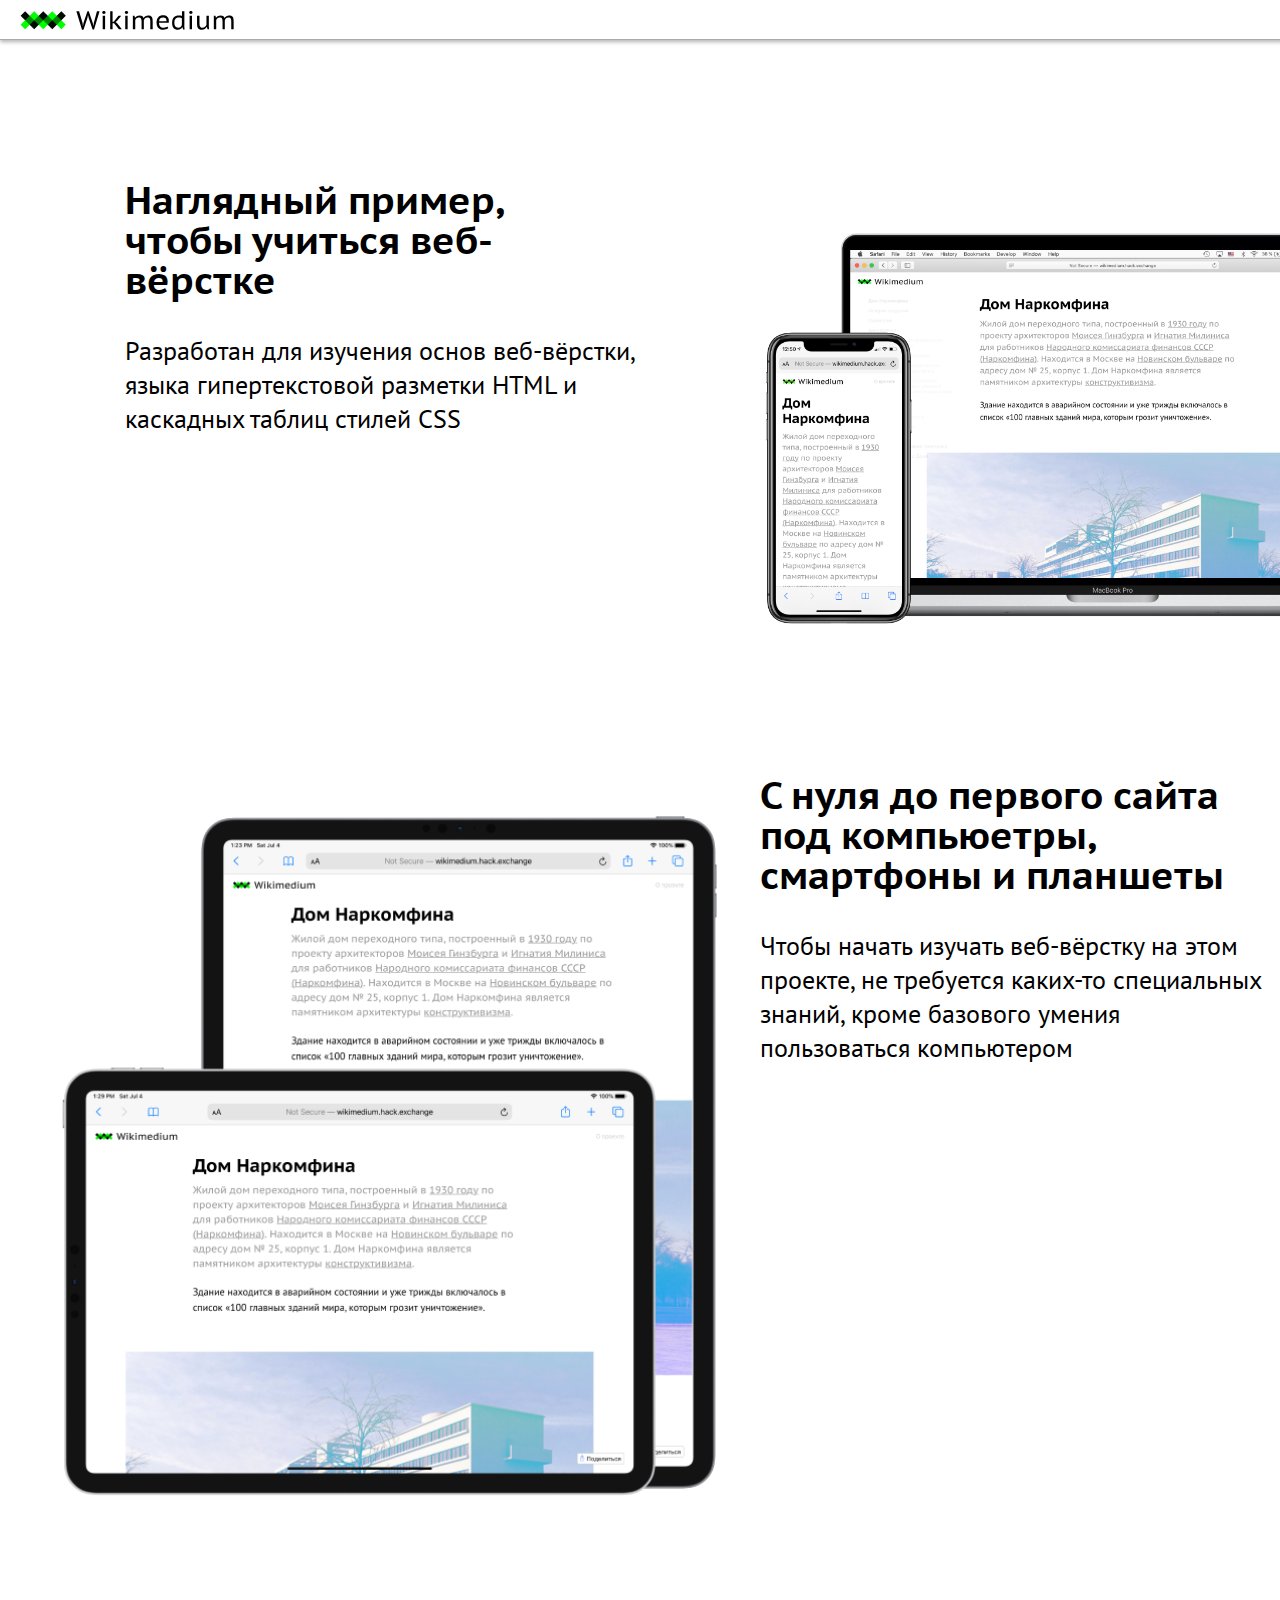
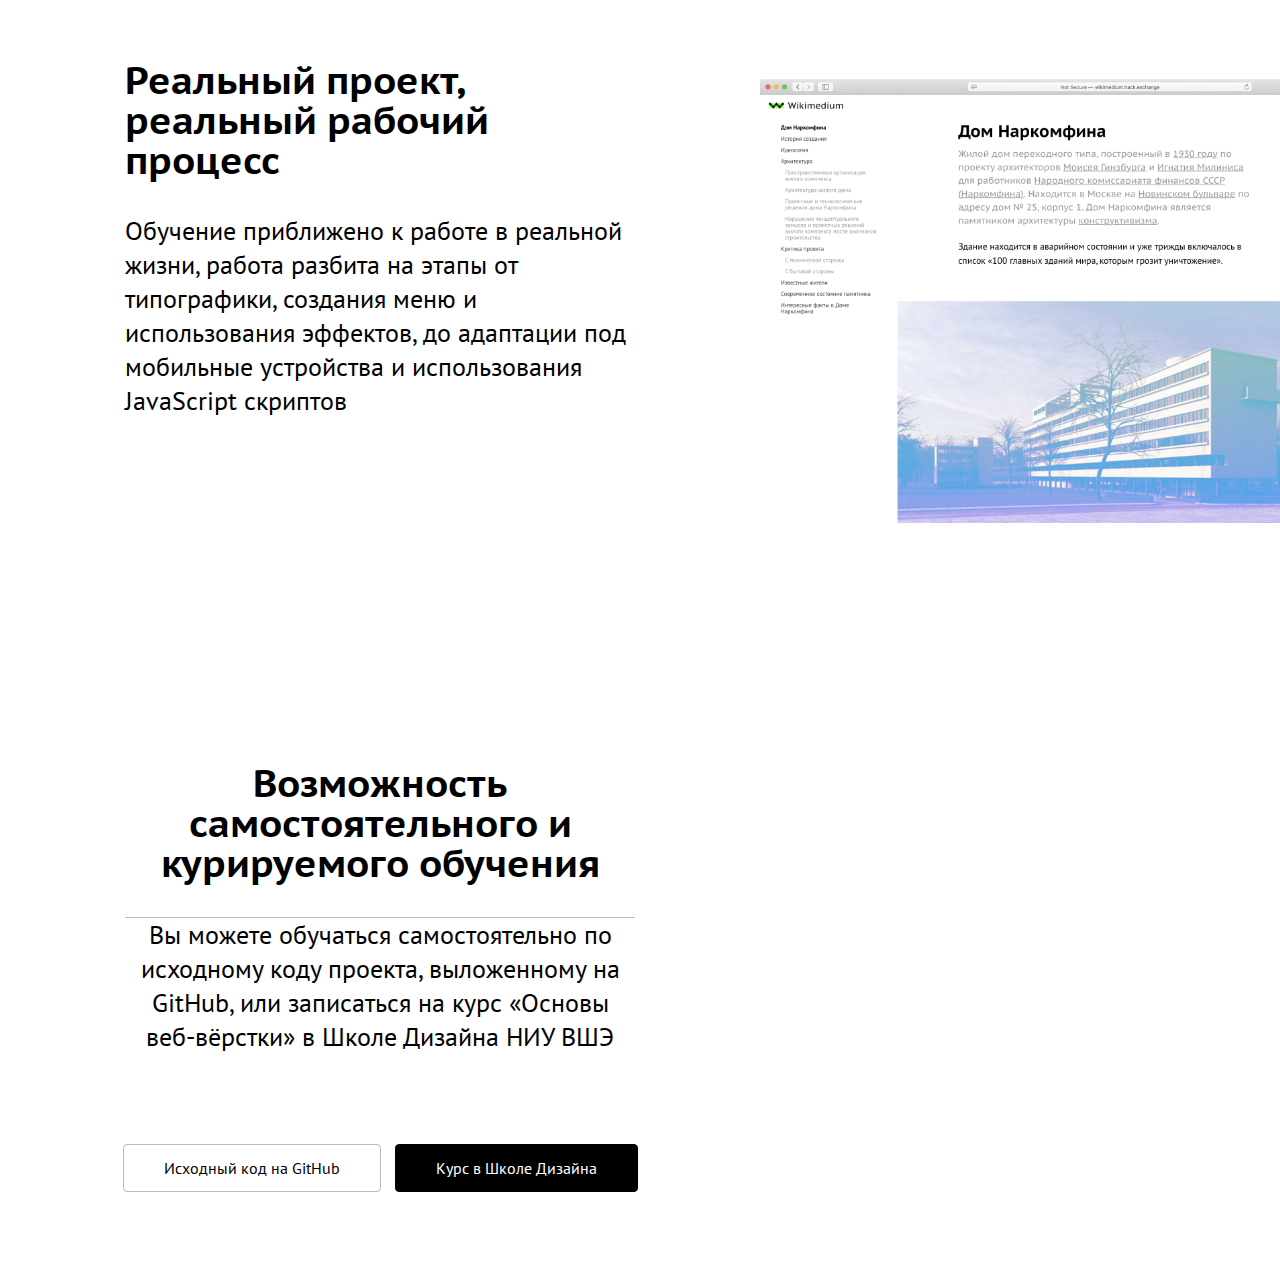
<file: about.html>
<!DOCTYPE html>
<html lang="en" dir="ltr">
  <head>
    <meta charset="utf-8">
    <link rel="stylesheet" href="stylesheets/style.css">
    <link rel="icon" type="image/x-icon" href="images/favicon.ico" />
    <link rel="icon" type="image/png" href="images/favicon.png" />

    <title></title>
  </head>

  <style media="screen">

    body {
      width: 1440px;
      height: 100%;
      display: block;
      margin: 0 auto;
      position: relative;
      background: white;

    }

      /* body::before {

        background: url('images/1440.jpg');
        content: '';
        opacity: .2;
        position: absolute;
        top: 0;
        left: 0;
        right: 0;
        height: 100%; */
    }

    html {
      background: #bbb;
      height: 3253px;
      position: relative;
    }

    section {
      display: flex;
      justify-content: space-between;
      /* align-items: top; */
      vertical-align: top;
      padding-top: 80px;


    }

    section div {
      overflow: hidden;
      width: 50%;
      padding-left: 40px;
    }

    section h1,
    section p {
      width: 510px;
      margin: 0 auto;
    }

    section h1,
    .bottom_block h1 {
      margin-top: 60px;
      margin-bottom: 34px;
      font-size: 38px;
      line-height: 40px;
    }

    section p,
    .bottom_block p {
      font-size: 26px;
      line-height: 34px;
    }

    section:nth-of-type(2) h1,
    section:nth-of-type(2) p {
      margin-left: 0;
    }

    section:nth-of-type(3) h1, {
      margin-top: 24px;
    }

    .bottom_block {
      align-items: center;
      text-align: center;
      padding-top: 100px;
    }

    .bottom_block p {

      width: 510px;
      margin: 0 auto;
      border-top: 1px solid #bbb;

    }

    .btn {
      text-decoration: none;
      border: 1px solid #bbb;
      padding: 15px 40px;
      background: white;
      display: inline-block;
      border-radius: 4px;
      margin: 90px 5px 0;
      margin-bottom: 80px;

    }

    .btn-black {
      color: white;
      background: black;
      border-color: black;
      margin-bottom: 80px;

    }







  </style>



  <body>
    <div class="menubar">
      <a href="index.html"><img src="images/logo.svg" alt=""></a>
      <a href="about.html">О проекте</a>
    </div>

    <section>
      <div>
        <h1>Наглядный пример, <br> чтобы учиться веб-вёрстке</h1>
        <p>Разработан для изучения основ веб-вёрстки, языка гипертекстовой разметки HTML и каскадных таблиц стилей CSS</p>
      </div>

      <div>
        <img src="images/about1.png" alt="">
      </div>
    </section>


    <section>
      <div>
        <img src="images/about2.png" alt="">
      </div>

      <div>
        <h1>С нуля до первого сайта под компьюетры, смартфоны и планшеты</h1>
        <p>Чтобы начать изучать веб-вёрстку на этом проекте, не требуется каких-то специальных знаний, кроме базового умения пользоваться компьютером</p>
      </div>
    </section>


    <section>
      <div>
        <h1>Реальный проект, реальный рабочий процесс</h1>
        <p>Обучение приближено к работе в реальной жизни, работа разбита на этапы от типографики, создания меню и использования эффектов, до адаптации под мобильные устройства и использования JavaScript скриптов</p>
      </div>

      <div>
        <img src="images/about3.png" alt="">
      </div>
    </section>


    <section>
      <div class="bottom_block">
        <h1>Возможность самостоятельного и курируемого обучения</h1>
        <p>Вы можете обучаться самостоятельно по исходному коду проекта, выложенному на GitHub, или записаться на курс «Основы веб-вёрстки» в Школе Дизайна НИУ ВШЭ</p>
        <a class="btn" href="#">Исходный код на GitHub</a>
        <a class="btn btn-black" href="#">Курс в Школе Дизайна </a>

      </div>
    </section>




  </body>
</html>
</file>
<file: stylesheets/style.css>
@import 'reset.css';
@import url('https://fonts.googleapis.com/css?family=PT+Sans+Caption:400,700|PT+Sans:400,400i,700,700i&amp;subset=cyrillic');
@import 'layout.css';
@import "sidebar.css";
@import "content.css";
@import "responsive.css";
</file>
